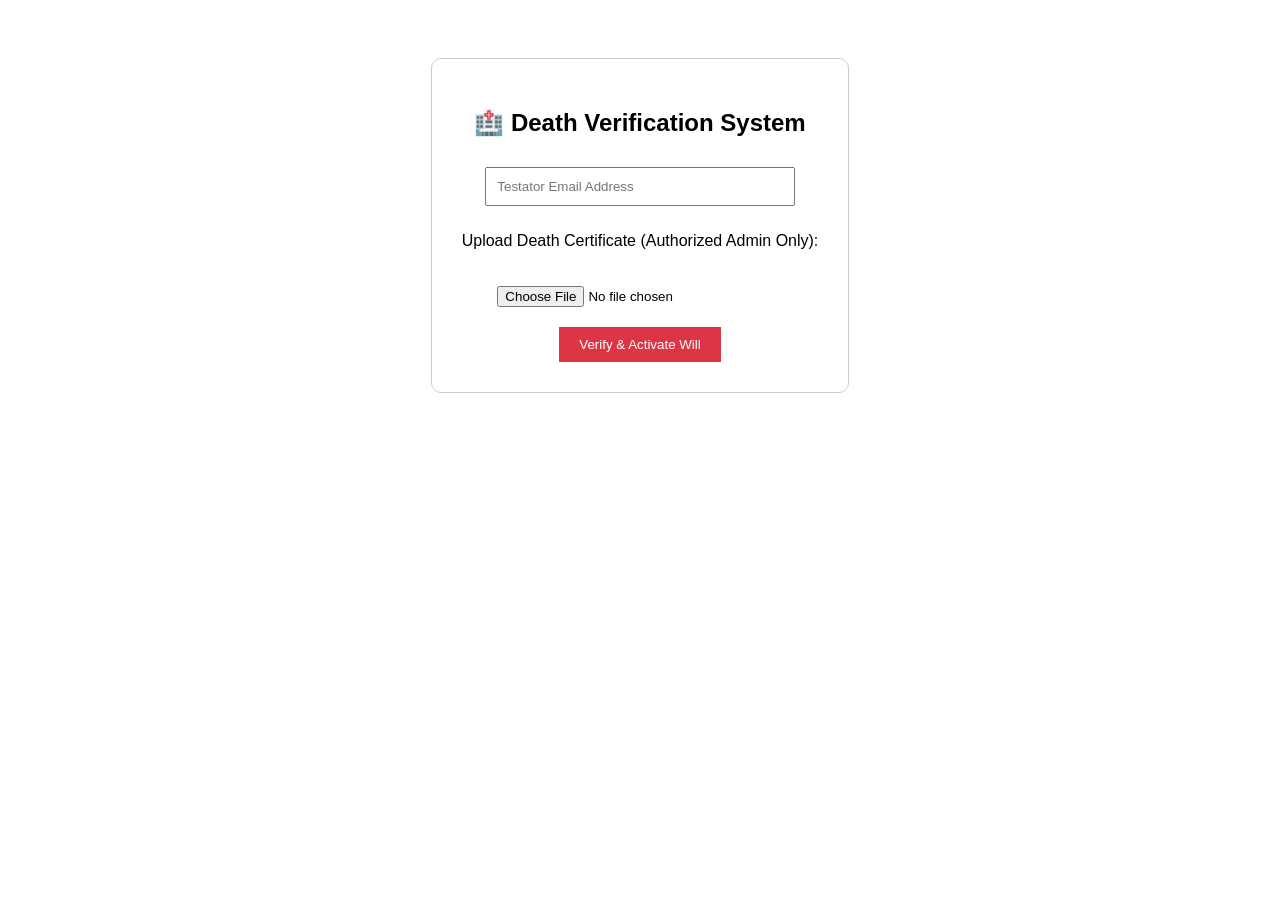
<file: templates/admin_verify.html>
<!DOCTYPE html>
<html>
<head>
    <title>Execution Trigger</title>
    <style>
        body { font-family: sans-serif; padding: 50px; text-align: center; }
        .box { border: 1px solid #ccc; padding: 30px; display: inline-block; border-radius: 10px; }
        input { margin: 10px; padding: 10px; width: 80%; }
        button { background: #dc3545; color: white; border: none; padding: 10px 20px; cursor: pointer; }
    </style>
</head>
<body>
    <div class="box">
        <h2>🏥 Death Verification System</h2>
        <form action="/verify-death" method="post">
            <input type="email" name="email" placeholder="Testator Email Address" required>
            <p>Upload Death Certificate (Authorized Admin Only):</p>
            <input type="file" required>
            <br>
            <button type="submit">Verify & Activate Will</button>
        </form>
    </div>
</body>
</html>
</file>
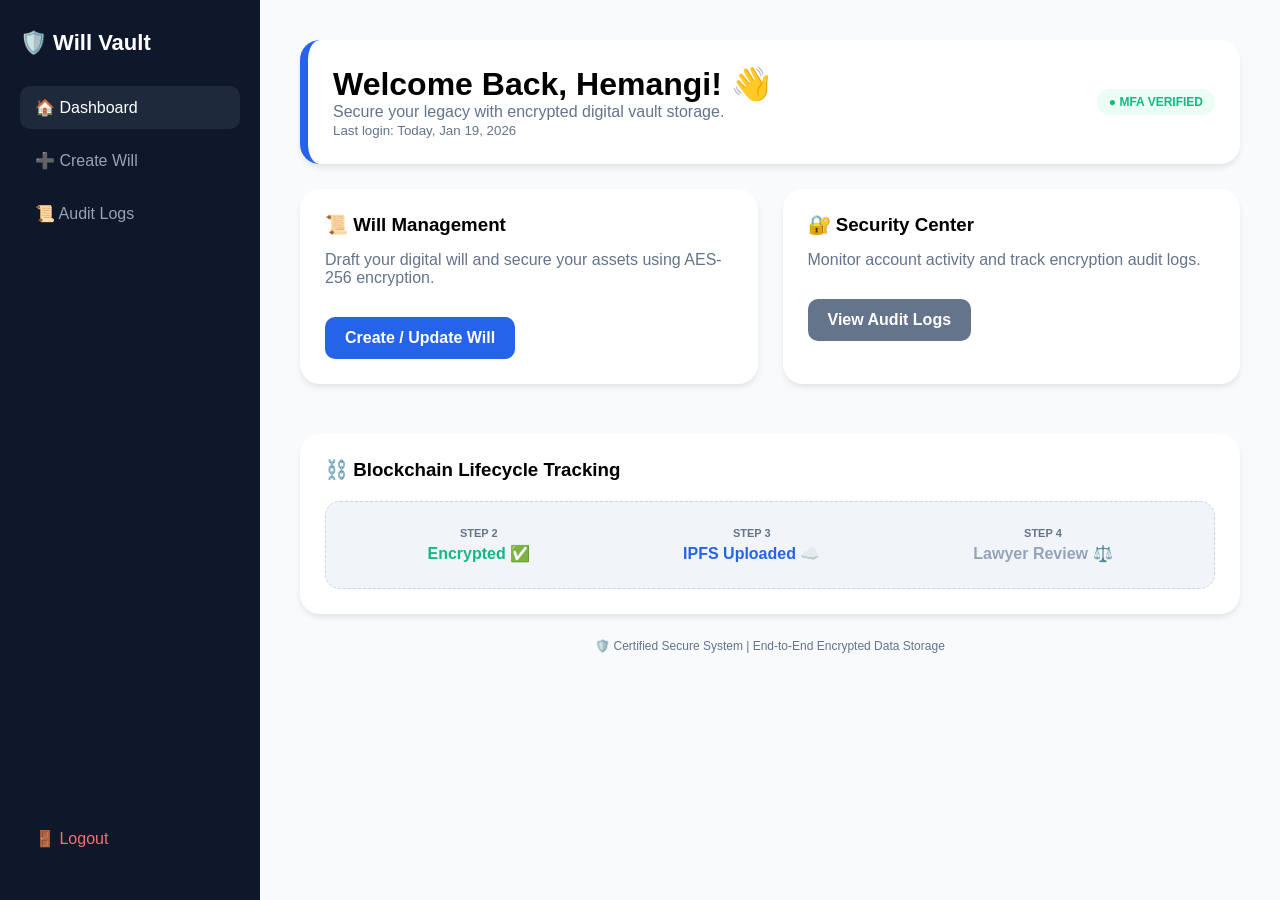
<file: templates/dashboard.html>
<!DOCTYPE html>
<html lang="en">
<head>
    <meta charset="UTF-8">
    <meta name="viewport" content="width=device-width, initial-scale=1.0">
    <title>Dashboard | Will Vault</title>
    <style>
        :root {
            --primary: #2563eb;
            --sidebar-bg: #0f172a;
            --bg-light: #f8fafc;
            --slate-500: #64748b;
            --white: #ffffff;
        }

        * { 
            box-sizing: border-box; 
            margin: 0; 
            padding: 0; 
        }

        body {
            font-family: 'Segoe UI', Tahoma, Geneva, Verdana, sans-serif;
            background-color: var(--bg-light);
            display: flex;
            min-height: 100vh;
        }

        
        .sidebar {
            width: 260px;
            background-color: var(--sidebar-bg);
            height: 100vh;
            position: fixed;
            left: 0;
            top: 0;
            padding: 30px 20px;
            display: flex;
            flex-direction: column;
            z-index: 100;
        }

        .sidebar h2 { 
            color: white; 
            margin-bottom: 30px; 
            font-size: 22px; 
            display: flex;
            align-items: center;
            gap: 10px;
        }

        .nav-link {
            display: block;
            color: #94a3b8;
            text-decoration: none;
            padding: 12px 15px;
            margin-bottom: 10px;
            border-radius: 10px;
            transition: 0.3s;
        }

        .nav-link:hover, .nav-link.active {
            background: #1e293b;
            color: white;
        }

        
        .main-wrapper {
            margin-left: 260px; 
            padding: 40px;
            width: 100%;
        }

        .content-card {
            background: var(--white);
            padding: 25px;
            border-radius: 20px;
            box-shadow: 0 4px 6px -1px rgba(0, 0, 0, 0.1);
            margin-bottom: 25px;
        }

        .status-badge {
            background: #ecfdf5;
            color: #10b981;
            padding: 6px 12px;
            border-radius: 20px;
            font-size: 12px;
            font-weight: 800;
        }

        .btn {
            display: inline-block;
            background: var(--primary);
            color: white;
            padding: 12px 20px;
            border-radius: 10px;
            text-decoration: none;
            font-weight: bold;
            margin-top: 15px;
            transition: 0.3s;
        }

        .btn:hover {
            opacity: 0.9;
            transform: translateY(-1px);
        }

        .blockchain-steps {
            display: flex;
            justify-content: space-around;
            padding: 25px;
            background: #f1f5f9;
            border-radius: 15px;
            border: 1px dashed #cbd5e1;
            text-align: center;
        }

        .step-label {
            font-size: 11px; 
            font-weight: bold; 
            color: var(--slate-500);
            margin-bottom: 5px;
        }

        .step-status {
            font-weight: 800;
        }
    </style>
</head>
<body>

    <div class="sidebar">
        <h2>🛡️ Will Vault</h2>
        <nav>
            <a href="/dashboard" class="nav-link active">🏠 Dashboard</a>
            <a href="/create-will" class="nav-link">➕ Create Will</a>
            <a href="/audit-report" class="nav-link">📜 Audit Logs</a>
        </nav>
        <div style="margin-top: auto;">
            <a href="/logout" class="nav-link" style="color: #f87171;">🚪 Logout</a>
        </div>
    </div>

    <div class="main-wrapper">
        
        <div class="content-card" style="border-left: 8px solid var(--primary); display: flex; justify-content: space-between; align-items: center;">
            <div>
                <h1>Welcome Back, Hemangi! 👋</h1>
                <p style="color: var(--slate-500);">Secure your legacy with encrypted digital vault storage.</p>
                <small style="color: var(--slate-500);">Last login: Today, Jan 19, 2026</small>
            </div>
            <span class="status-badge">● MFA VERIFIED</span>
        </div>

        <div style="display: grid; grid-template-columns: 1fr 1fr; gap: 25px; margin-bottom: 25px;">
            <div class="content-card">
                <h3>📜 Will Management</h3>
                <p style="margin: 15px 0; color: var(--slate-500);">Draft your digital will and secure your assets using AES-256 encryption.</p>
                <a href="/create-will" class="btn">Create / Update Will</a>
            </div>

            <div class="content-card">
                <h3>🔐 Security Center</h3>
                <p style="margin: 15px 0; color: var(--slate-500);">Monitor account activity and track encryption audit logs.</p>
                <a href="/audit-report" class="btn" style="background-color: var(--slate-500);">View Audit Logs</a>
            </div>
        </div>

        <div class="content-card">
            <h3 style="margin-bottom: 20px;">⛓️ Blockchain Lifecycle Tracking</h3>
            <div class="blockchain-steps">
                <div>
                    <p class="step-label">STEP 2</p>
                    <span class="step-status" style="color: #10b981;">Encrypted ✅</span>
                </div>
                <div>
                    <p class="step-label">STEP 3</p>
                    <span class="step-status" style="color: var(--primary);">IPFS Uploaded ☁️</span>
                </div>
                <div>
                    <p class="step-label">STEP 4</p>
                    <span class="step-status" style="color: #94a3b8;">Lawyer Review ⚖️</span>
                </div>
            </div>
        </div>

        <p style="text-align: center; font-size: 12px; color: var(--slate-500); margin-top: 20px;">
            🛡️ Certified Secure System | End-to-End Encrypted Data Storage
        </p>

    </div>

</body>
</html>
</file>
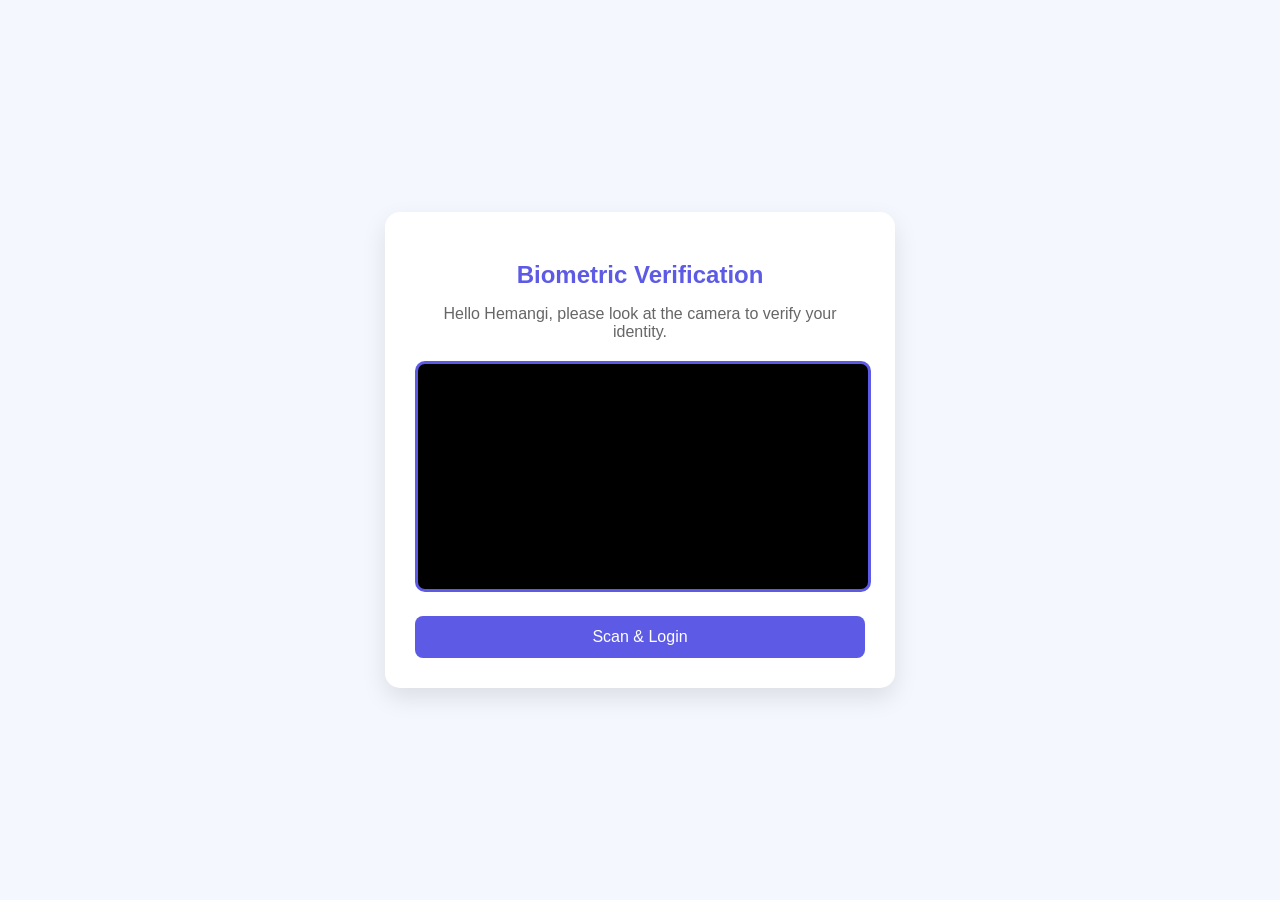
<file: templates/face_auth.html>
<!DOCTYPE html>
<html lang="en">
<head>
    <meta charset="UTF-8">
    <meta name="viewport" content="width=device-width, initial-scale=1.0">
    <title>Biometric Verification</title>
    <style>
        body { font-family: 'Segoe UI', Tahoma, Geneva, Verdana, sans-serif; background-color: #f4f7fe; display: flex; justify-content: center; align-items: center; height: 100vh; margin: 0; }
        .container { background: white; padding: 30px; border-radius: 15px; box-shadow: 0 10px 25px rgba(0,0,0,0.1); text-align: center; max-width: 450px; width: 100%; }
        h2 { color: #5d5be5; margin-bottom: 10px; }
        p { color: #666; margin-bottom: 20px; }
        video { width: 100%; border-radius: 10px; border: 3px solid #5d5be5; background: #000; }
        #capture { background: #5d5be5; color: white; border: none; padding: 12px 30px; font-size: 16px; border-radius: 8px; cursor: pointer; transition: 0.3s; margin-top: 20px; width: 100%; }
        #capture:hover { background: #4a48c8; }
        .loading-spinner { display: none; margin-top: 15px; color: #5d5be5; font-weight: bold; }
    </style>
</head>
<body>

<div class="container">
    <h2>Biometric Verification</h2>
    <p>Hello Hemangi, please look at the camera to verify your identity.</p>
    
    <video id="video" autoplay></video>
    <canvas id="canvas" style="display:none;"></canvas>
    
    <button id="capture">Scan & Login</button>
    <div id="loading" class="loading-spinner">Verifying identity, please wait...</div>
</div>

<script>
    const video = document.getElementById('video');
    const captureButton = document.getElementById('capture');
    const loadingText = document.getElementById('loading');

    // Access Camera
    navigator.mediaDevices.getUserMedia({ video: true })
        .then(stream => { video.srcObject = stream; })
        .catch(err => { alert("Camera access denied or not found!"); });

    captureButton.addEventListener('click', () => {
        const canvas = document.getElementById('canvas');
        canvas.width = video.videoWidth;
        canvas.height = video.videoHeight;
        canvas.getContext('2d').drawImage(video, 0, 0);
        
        const imageData = canvas.toDataURL('image/jpeg');
        
        captureButton.style.display = 'none';
        loadingText.style.display = 'block';

        fetch('/verify-biometric', {
            method: 'POST',
            headers: { 'Content-Type': 'application/json' },
            body: JSON.stringify({ image: imageData })
        })
        .then(res => res.json())
        .then(data => {
            if (data.success) {
                window.location.href = data.redirect;
            } else {
                alert("Verification Failed: " + data.message);
                captureButton.style.display = 'block';
                loadingText.style.display = 'none';
            }
        })
        .catch(err => {
            console.error(err);
            alert("Server Error!");
            captureButton.style.display = 'block';
            loadingText.style.display = 'none';
        });
    });
</script>

</body>
</html>
</file>
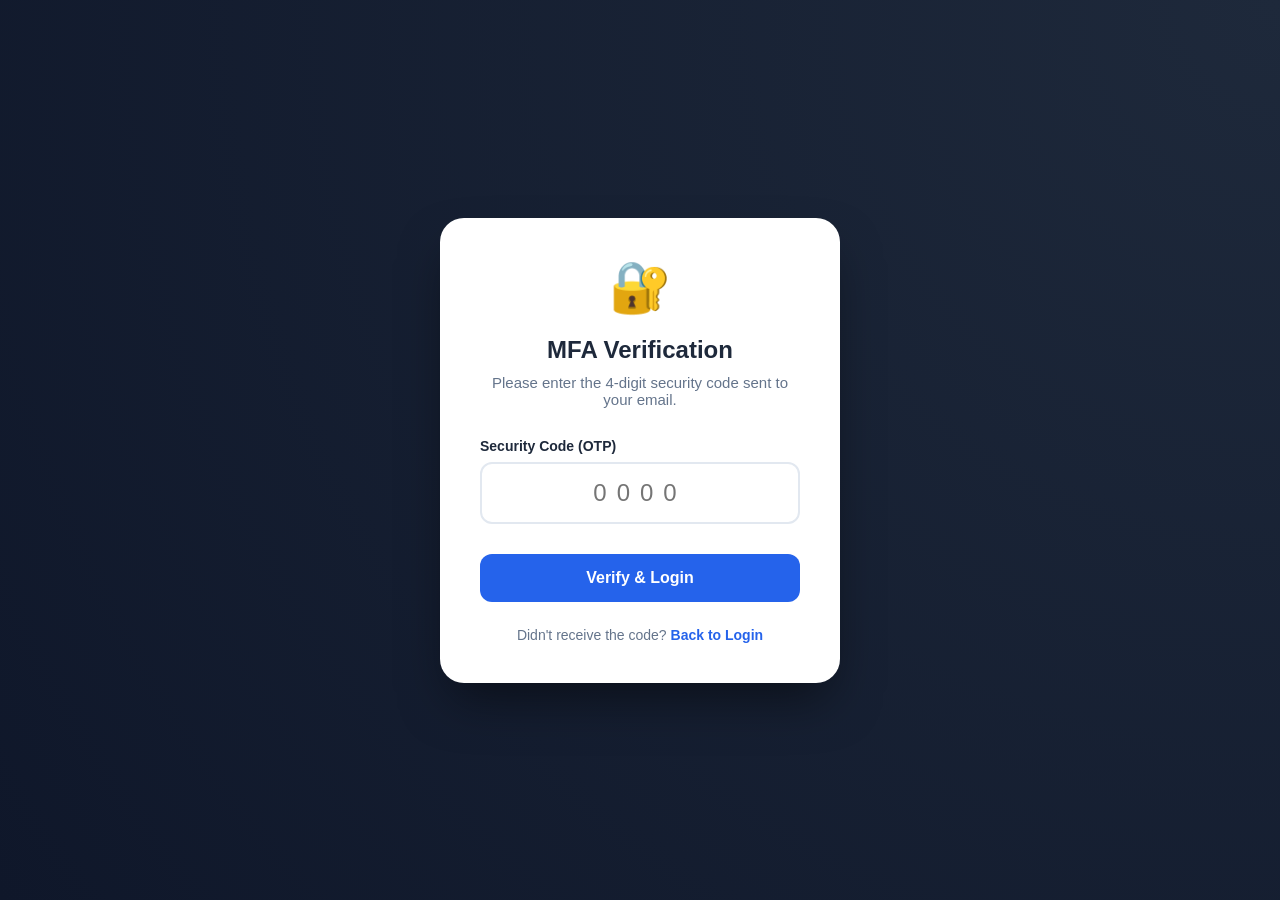
<file: templates/mfa_verify.html>
<!DOCTYPE html>
<html lang="en">
<head>
    <meta charset="UTF-8">
    <meta name="viewport" content="width=device-width, initial-scale=1.0">
    <title>MFA Verification | Secure Vault</title>
    
    <style>
        
        * { box-sizing: border-box; margin: 0; padding: 0; }
        
        body {
            font-family: 'Segoe UI', Tahoma, Geneva, Verdana, sans-serif;
            background: radial-gradient(circle at top right, #1e293b, #0f172a) !important;
            height: 100vh;
            display: flex;
            justify-content: center;
            align-items: center;
            color: #1e293b;
        }

        .auth-container {
            background: white !important;
            padding: 40px;
            border-radius: 24px;
            box-shadow: 0 25px 50px -12px rgba(0, 0, 0, 0.5);
            width: 100%;
            max-width: 400px;
            text-align: center;
        }

        .logo-box { font-size: 50px; margin-bottom: 20px; }
        
        h2 { font-size: 24px; margin-bottom: 10px; font-weight: 800; }
        
        p { color: #64748b; margin-bottom: 30px; font-size: 15px; }

        .form-group { text-align: left; margin-bottom: 20px; }
        
        label { font-weight: 700; font-size: 14px; display: block; margin-bottom: 8px; }

        input {
            width: 100%;
            padding: 15px;
            border: 2px solid #e2e8f0;
            border-radius: 12px;
            font-size: 1.5rem;
            text-align: center;
            letter-spacing: 10px;
        }

        .btn-primary {
            background: #2563eb;
            color: white;
            width: 100%;
            padding: 15px;
            border: none;
            border-radius: 12px;
            font-weight: 700;
            font-size: 16px;
            cursor: pointer;
            margin-top: 10px;
        }

        .footer-text { margin-top: 25px; font-size: 14px; color: #64748b; }
        
        .footer-text a { color: #2563eb; text-decoration: none; font-weight: 700; }
    </style>
</head>
<body>
<div class="auth-container">
        <div class="logo-box">🔐</div>
        <h2>MFA Verification</h2>
        <p>Please enter the 4-digit security code sent to your email.</p>
        
        <form action="/verify-otp" method="POST">
            <div class="form-group">
                <label>Security Code (OTP)</label>
                <input type="text" name="otp" placeholder="0000" maxlength="4" required>
            </div>
            
            <button type="submit" class="btn-primary">Verify & Login</button>
        </form>
        
        <div class="footer-text">
            Didn't receive the code? <a href="/">Back to Login</a>
        </div>
    </div>

</body>
</html>
</file>
